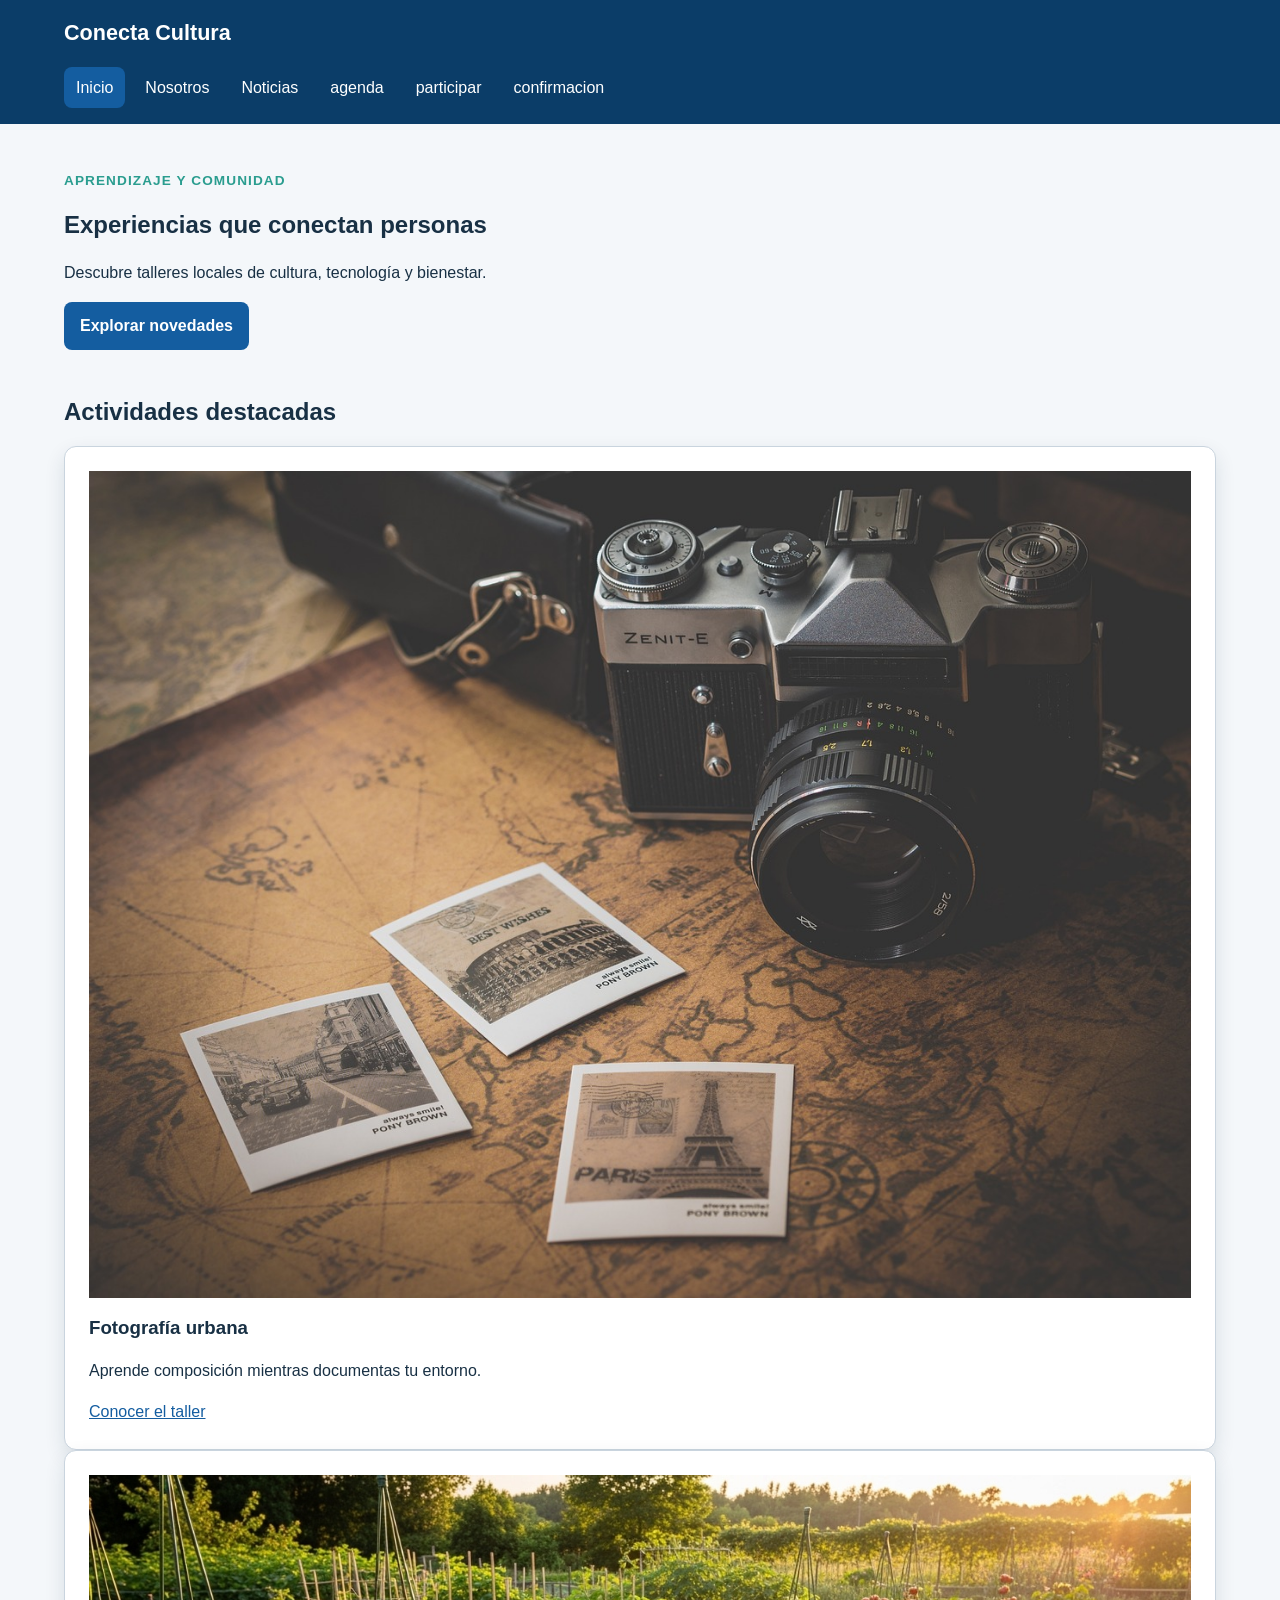
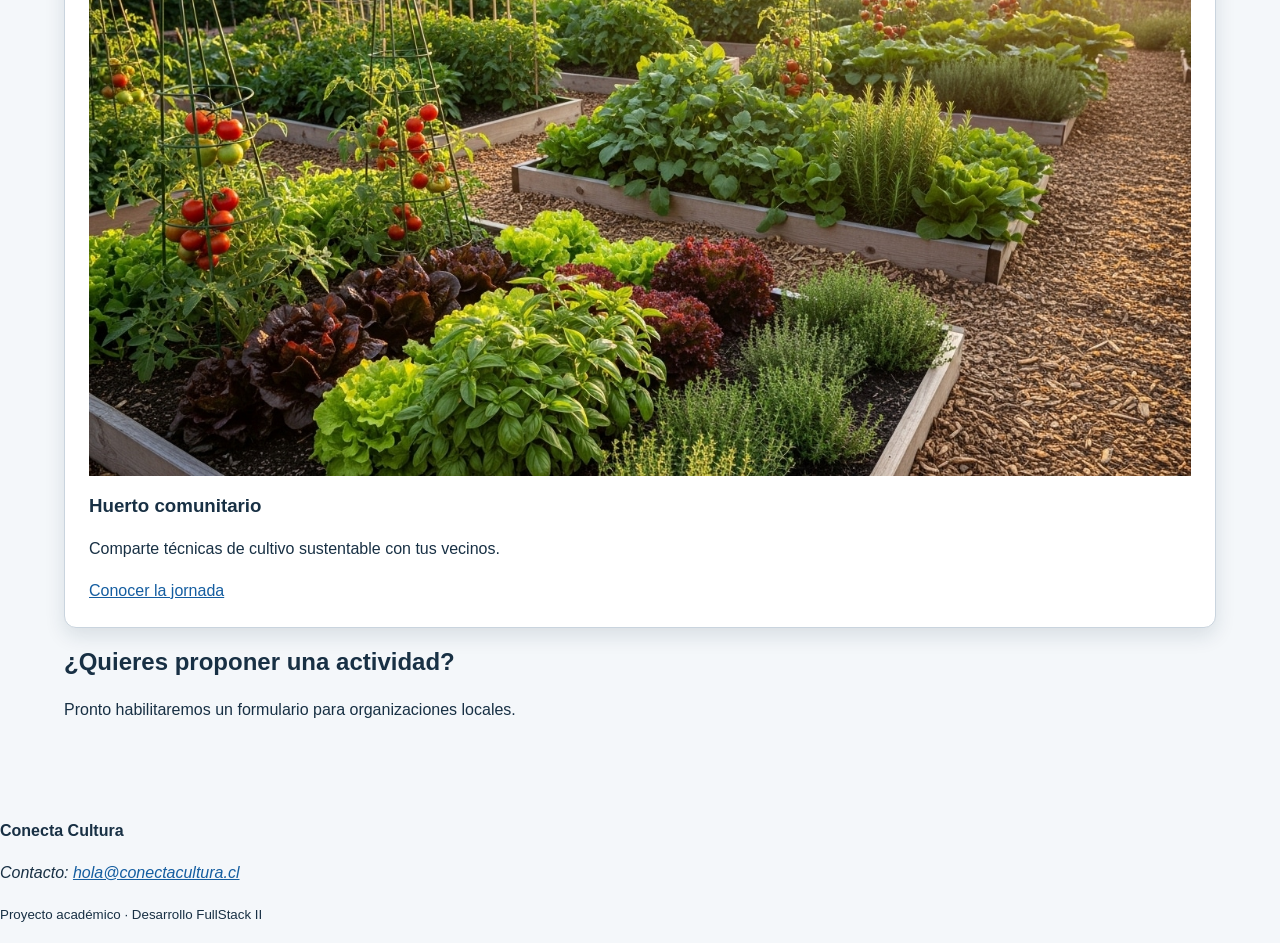
<file: index.html>
<!DOCTYPE html>
<html lang="es">
<head>
  <meta charset="UTF-8">
  <meta name="viewport" content="width=device-width, initial-scale=1.0">
  <meta name="description" content="Talleres y actividades de Conecta Cultura">
  <title>Inicio | Conecta Cultura</title>
  <link rel="stylesheet" href="assets/css/estilos.css">
</head>
<body>
  <a class="salto-contenido" href="#contenido-principal">Ir al contenido</a>
  <header class="cabecera-sitio">
    <a class="marca" href="index.html">Conecta Cultura</a>
    <nav aria-label="Navegación principal">
      <ul class="menu">
        <li><a href="index.html" aria-current="page">Inicio</a></li>
        <li><a href="nosotros.html">Nosotros</a></li>
        <li><a href="noticias.html">Noticias</a></li>
        <li><a href="agenda.html" >agenda</a></li>
        <li><a href="participar.html">participar</a></li>
        <li><a href="confirmacion.html">confirmacion</a></li>
      </ul>
    </nav>
  </header>

  <main id="contenido-principal">
    <section class="presentacion">
      <p class="etiqueta">Aprendizaje y comunidad</p>
      <h1>Experiencias que conectan personas</h1>
      <p>Descubre talleres locales de cultura, tecnología y bienestar.</p>
      <a class="boton" href="noticias.html">Explorar novedades</a>
    </section>

    <section aria-labelledby="titulo-actividades">
      <h2 id="titulo-actividades">Actividades destacadas</h2>
      <div class="grilla-tarjetas">
        <article class="tarjeta">
          <img src="assets/img/fotografia.jpg"
               alt="Participantes fotografiando edificios del barrio">
          <h3>Fotografía urbana</h3>
          <p>Aprende composición mientras documentas tu entorno.</p>
          <a href="noticia-detalle-1.html">Conocer el taller</a>
        </article>
        <article class="tarjeta">
          <img src="assets/img/huerto.jpg"
               alt="Manos plantando una hierba en un huerto comunitario">
          <h3>Huerto comunitario</h3>
          <p>Comparte técnicas de cultivo sustentable con tus vecinos.</p>
          <a href="noticia-detalle-2.html">Conocer la jornada</a>
        </article>
      </div>
    </section>

    <aside class="aviso" aria-labelledby="titulo-aviso">
      <h2 id="titulo-aviso">¿Quieres proponer una actividad?</h2>
      <p>Pronto habilitaremos un formulario para organizaciones locales.</p>
    </aside>
  </main>

  <footer class="pie-sitio">
    <p><strong>Conecta Cultura</strong></p>
    <address>Contacto: <a href="mailto:hola@conectacultura.cl">hola@conectacultura.cl</a></address>
    <p><small>Proyecto académico · Desarrollo FullStack II</small></p>
  </footer>
  <script src="assets/js/app.js"></script>
</body>
</html>
</file>
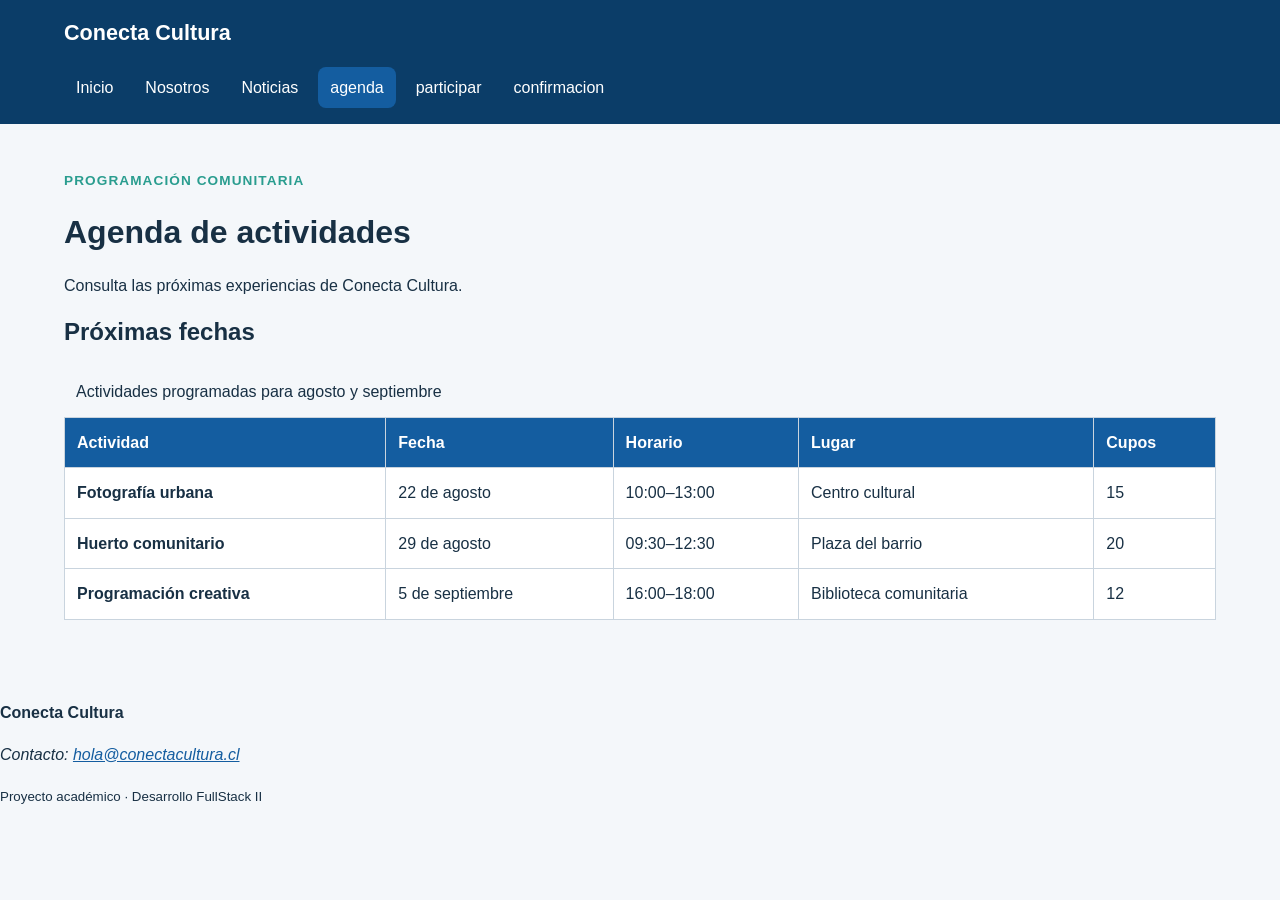
<file: agenda.html>
<!DOCTYPE html>
<html lang="es">
<head>
  <meta charset="UTF-8">
  <meta name="viewport" content="width=device-width, initial-scale=1.0">
  <meta name="description" content="Agenda">
  <title>Agenda | Conecta Cultura</title>
  <link rel="stylesheet" href="assets/css/estilos.css">
</head>
<body>
  <a class="salto-contenido" href="#contenido-principal">Ir al contenido</a>
  <header class="cabecera-sitio">
    <a class="marca" href="index.html">Conecta Cultura</a>
    <nav aria-label="Navegación principal">
      <ul class="menu">
        <li><a href="index.html">Inicio</a></li>
        <li><a href="nosotros.html">Nosotros</a></li>
        <li><a href="noticias.html">Noticias</a></li>
        <li><a href="agenda.html" aria-current="page">agenda</a></li>
        <li><a href="participar.html">participar</a></li>
        <li><a href="confirmacion.html">confirmacion</a></li>
      </ul>
    </nav>
  </header>

    <main id="contenido-principal">
  <header class="encabezado-pagina">
    <p class="etiqueta">Programación comunitaria</p>
    <h1>Agenda de actividades</h1>
    <p>Consulta las próximas experiencias de Conecta Cultura.</p>
  </header>

  <section aria-labelledby="titulo-agenda">
    <h2 id="titulo-agenda">Próximas fechas</h2>
    <div class="tabla-contenedor" tabindex="0"
         aria-label="Agenda desplazable horizontalmente">
      <table>
        <caption>Actividades programadas para agosto y septiembre</caption>
        <thead>
          <tr>
            <th scope="col">Actividad</th>
            <th scope="col">Fecha</th>
            <th scope="col">Horario</th>
            <th scope="col">Lugar</th>
            <th scope="col">Cupos</th>
          </tr>
        </thead>
        <tbody>
          <tr>
            <th scope="row">Fotografía urbana</th>
            <td><time datetime="2026-08-22">22 de agosto</time></td>
            <td><time datetime="10:00">10:00</time>–13:00</td>
            <td>Centro cultural</td>
            <td>15</td>
          </tr>
          <tr>
            <th scope="row">Huerto comunitario</th>
            <td><time datetime="2026-08-29">29 de agosto</time></td>
            <td><time datetime="09:30">09:30</time>–12:30</td>
            <td>Plaza del barrio</td>
            <td>20</td>
          </tr>
          <tr>
            <th scope="row">Programación creativa</th>
            <td><time datetime="2026-09-05">5 de septiembre</time></td>
            <td><time datetime="16:00">16:00</time>–18:00</td>
            <td>Biblioteca comunitaria</td>
            <td>12</td>
          </tr>
        </tbody>
      </table>
    </div>
  </section>
</main>

  <footer class="pie-sitio">
    <p><strong>Conecta Cultura</strong></p>
    <address>Contacto: <a href="mailto:hola@conectacultura.cl">hola@conectacultura.cl</a></address>
    <p><small>Proyecto académico · Desarrollo FullStack II</small></p>
  </footer>
  <script src="assets/js/app.js"></script>
</body>
</html>
</file>
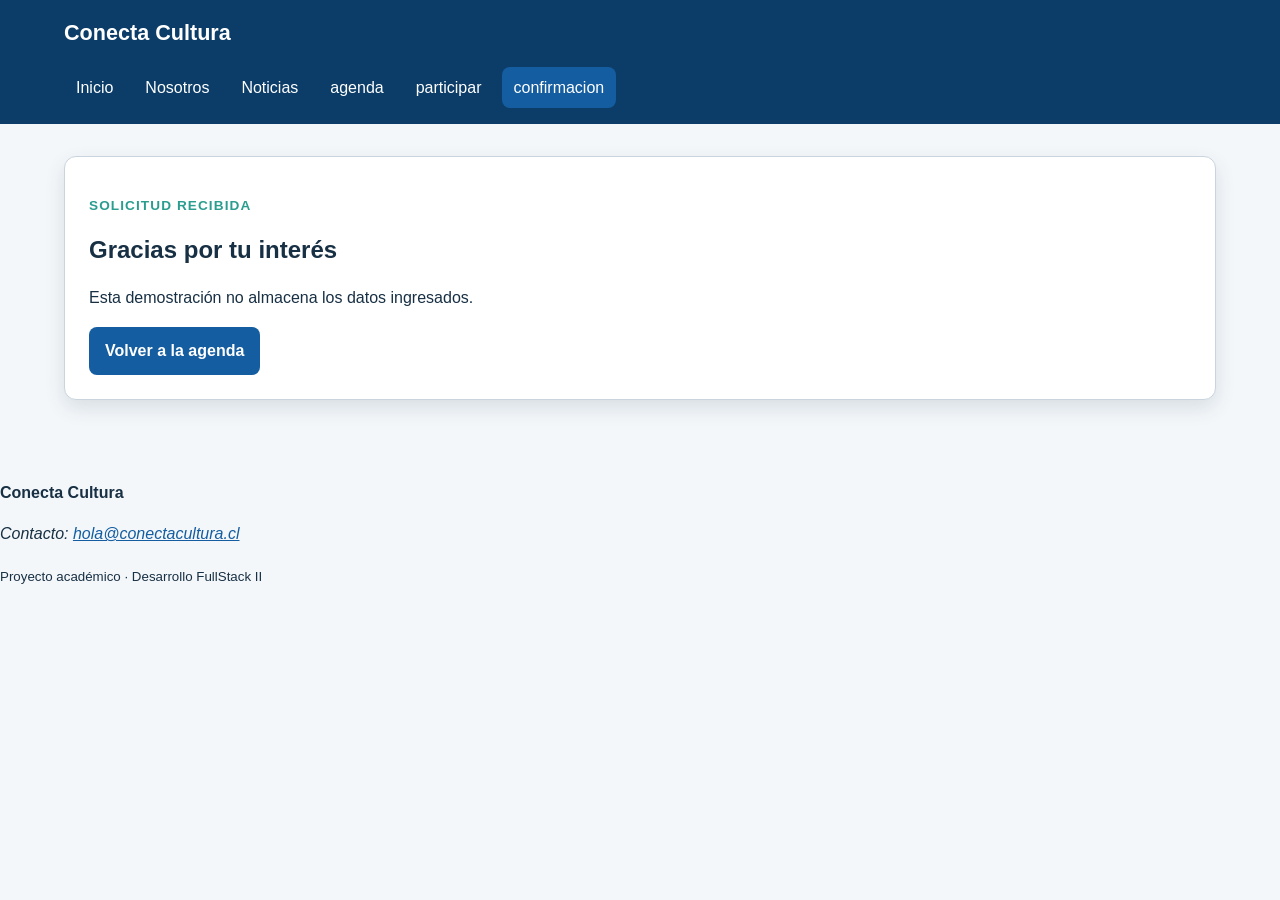
<file: confirmacion.html>
<!DOCTYPE html>
<html lang="es">
<head>
  <meta charset="UTF-8">
  <meta name="viewport" content="width=device-width, initial-scale=1.0">
  <meta name="description" content="Agenda">
  <title>Confirmacion | Conecta Cultura</title>
  <link rel="stylesheet" href="assets/css/estilos.css">
</head>
<body>
  <a class="salto-contenido" href="#contenido-principal">Ir al contenido</a>
  <header class="cabecera-sitio">
    <a class="marca" href="index.html">Conecta Cultura</a>
    <nav aria-label="Navegación principal">
      <ul class="menu">
        <li><a href="index.html">Inicio</a></li>
        <li><a href="nosotros.html">Nosotros</a></li>
        <li><a href="noticias.html">Noticias</a></li>
        <li><a href="agenda.html" >agenda</a></li>
        <li><a href="participar.html">participar</a></li>
        <li><a href="confirmacion.html" aria-current="page">confirmacion</a></li>
      </ul>
    </nav>
  </header>

    <main id="contenido-principal">
  <section class="mensaje-confirmacion">
    <p class="etiqueta">Solicitud recibida</p>
    <h1>Gracias por tu interés</h1>
    <p>Esta demostración no almacena los datos ingresados.</p>
    <a class="boton" href="agenda.html">Volver a la agenda</a>
  </section>
</main>


  <footer class="pie-sitio">
    <p><strong>Conecta Cultura</strong></p>
    <address>Contacto: <a href="mailto:hola@conectacultura.cl">hola@conectacultura.cl</a></address>
    <p><small>Proyecto académico · Desarrollo FullStack II</small></p>
  </footer>
  <script src="assets/js/app.js"></script>
</body>
</html>
</file>
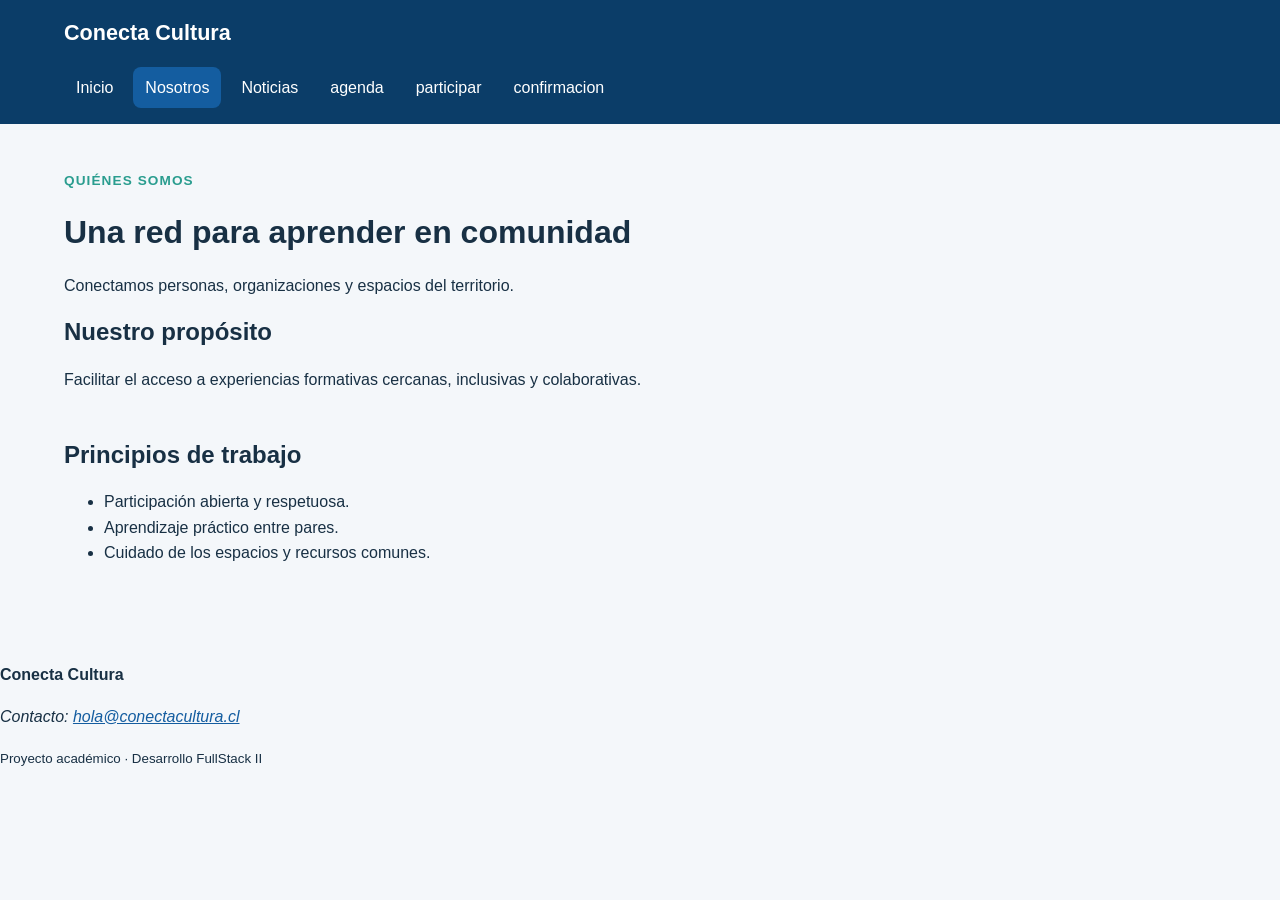
<file: nosotros.html>
<!DOCTYPE html>
<html lang="es">
<head>
  <meta charset="UTF-8">
  <meta name="viewport" content="width=device-width, initial-scale=1.0">
  <meta name="description" content="Nosotros">
  <title>Nosotros | Conecta Cultura</title>
  <link rel="stylesheet" href="assets/css/estilos.css">
</head>
<body>
  <a class="salto-contenido" href="#contenido-principal">Ir al contenido</a>
  <header class="cabecera-sitio">
    <a class="marca" href="index.html">Conecta Cultura</a>
    <nav aria-label="Navegación principal">
      <ul class="menu">
        <li><a href="index.html">Inicio</a></li>
        <li><a href="nosotros.html" aria-current="page">Nosotros</a></li>
        <li><a href="noticias.html">Noticias</a></li>
        <li><a href="agenda.html" >agenda</a></li>
        <li><a href="participar.html">participar</a></li>
        <li><a href="confirmacion.html">confirmacion</a></li>
      </ul>
    </nav>
  </header>

  <main id="contenido-principal">
  <header class="encabezado-pagina">
    <p class="etiqueta">Quiénes somos</p>
    <h1>Una red para aprender en comunidad</h1>
    <p>Conectamos personas, organizaciones y espacios del territorio.</p>
  </header>

  <section aria-labelledby="titulo-proposito">
    <h2 id="titulo-proposito">Nuestro propósito</h2>
    <p>Facilitar el acceso a experiencias formativas cercanas,
       inclusivas y colaborativas.</p>
  </section>

  <section aria-labelledby="titulo-principios">
    <h2 id="titulo-principios">Principios de trabajo</h2>
    <ul>
      <li>Participación abierta y respetuosa.</li>
      <li>Aprendizaje práctico entre pares.</li>
      <li>Cuidado de los espacios y recursos comunes.</li>
    </ul>
  </section>
  </main>


  <footer class="pie-sitio">
    <p><strong>Conecta Cultura</strong></p>
    <address>Contacto: <a href="mailto:hola@conectacultura.cl">hola@conectacultura.cl</a></address>
    <p><small>Proyecto académico · Desarrollo FullStack II</small></p>
  </footer>
  <script src="assets/js/app.js"></script>
</body>
</html>
</file>
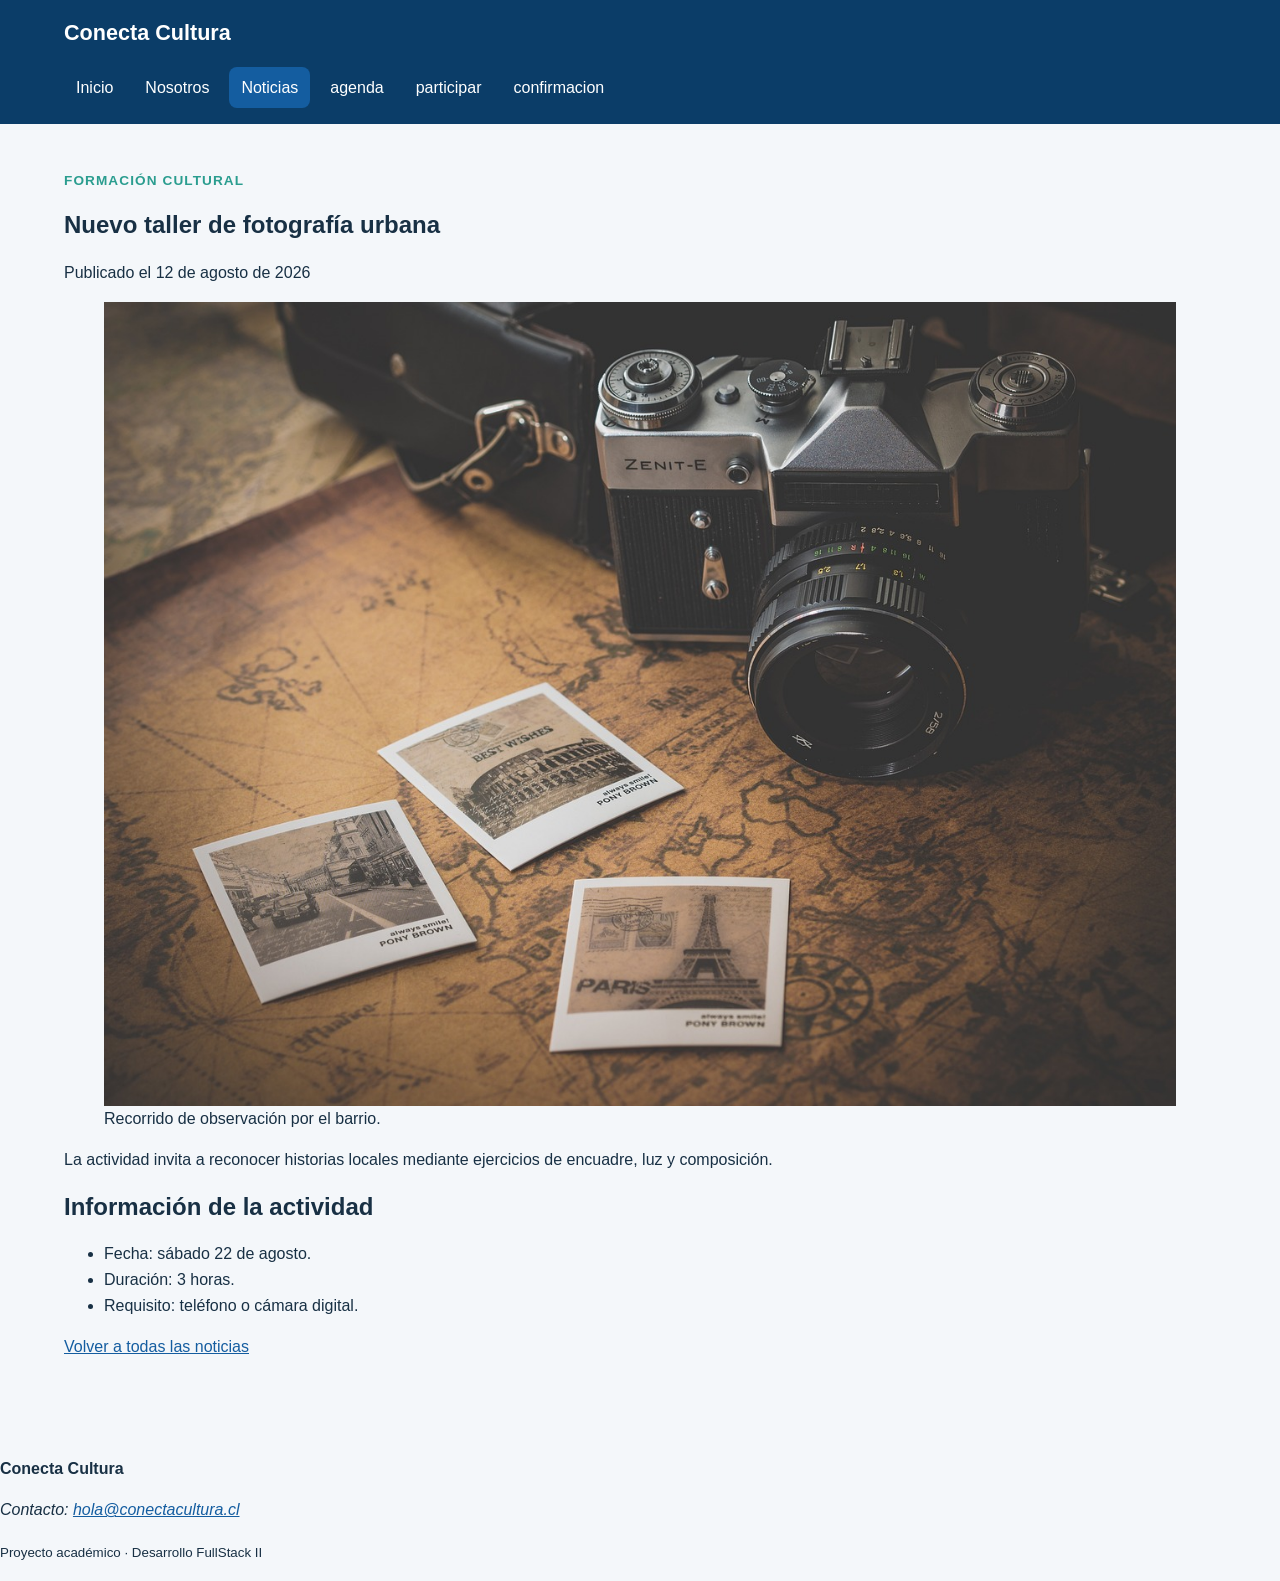
<file: noticia-detalle-1.html>
<!DOCTYPE html>
<html lang="es">
<head>
  <meta charset="UTF-8">
  <meta name="viewport" content="width=device-width, initial-scale=1.0">
  <meta name="description" content="Noticia">
  <title>Detalle | Conecta Cultura</title>
  <link rel="stylesheet" href="assets/css/estilos.css">
</head>
<body>
  <a class="salto-contenido" href="#contenido-principal">Ir al contenido</a>
  <header class="cabecera-sitio">
    <a class="marca" href="index.html">Conecta Cultura</a>
    <nav aria-label="Navegación principal">
      <ul class="menu">
        <li><a href="index.html" >Inicio</a></li>
        <li><a href="nosotros.html">Nosotros</a></li>
        <li><a href="noticias.html"aria-current="page">Noticias</a></li>
        <li><a href="agenda.html" >agenda</a></li>
        <li><a href="participar.html">participar</a></li>
        <li><a href="confirmacion.html">confirmacion</a></li>
      </ul>
    </nav>
  </header>

  <main id="contenido-principal">
    <article class="noticia-completa">
    <header>
        <p class="etiqueta">Formación cultural</p>
        <h1>Nuevo taller de fotografía urbana</h1>
        <p>Publicado el <time datetime="2026-08-12">12 de agosto de 2026</time></p>
      </header>

      <figure>
        <img src="assets/img/fotografia.jpg"
           alt="Grupo observando edificios durante una salida fotográfica">
        <figcaption>Recorrido de observación por el barrio.</figcaption>
      </figure>

      <p>La actividad invita a reconocer historias locales mediante
        ejercicios de encuadre, luz y composición.</p>
      <h2>Información de la actividad</h2>
      <ul>
        <li>Fecha: sábado 22 de agosto.</li>
        <li>Duración: 3 horas.</li>
        <li>Requisito: teléfono o cámara digital.</li>
      </ul>
      <p><a href="noticias.html">Volver a todas las noticias</a></p>
    </article>
   </main>


  <footer class="pie-sitio">
    <p><strong>Conecta Cultura</strong></p>
    <address>Contacto: <a href="mailto:hola@conectacultura.cl">hola@conectacultura.cl</a></address>
    <p><small>Proyecto académico · Desarrollo FullStack II</small></p>
  </footer>
  <script src="assets/js/app.js"></script>
</body>
</html>
</file>
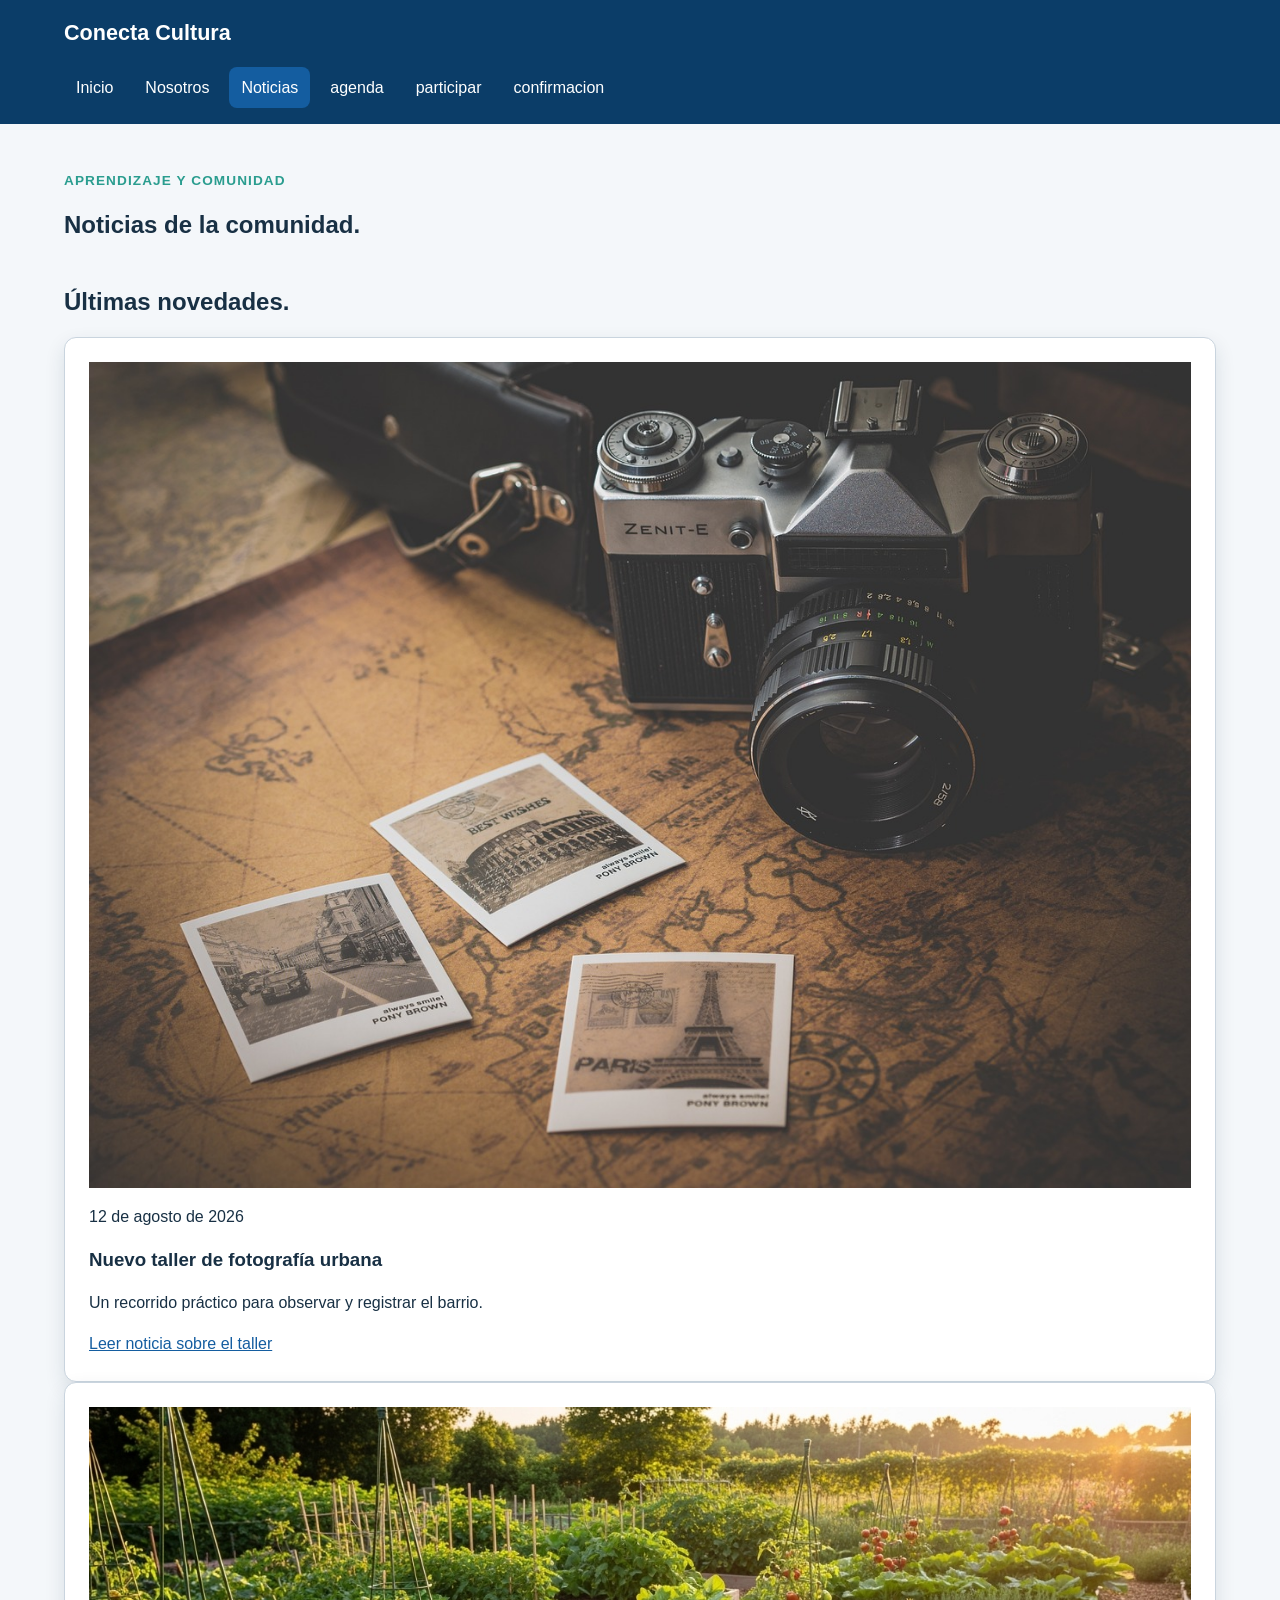
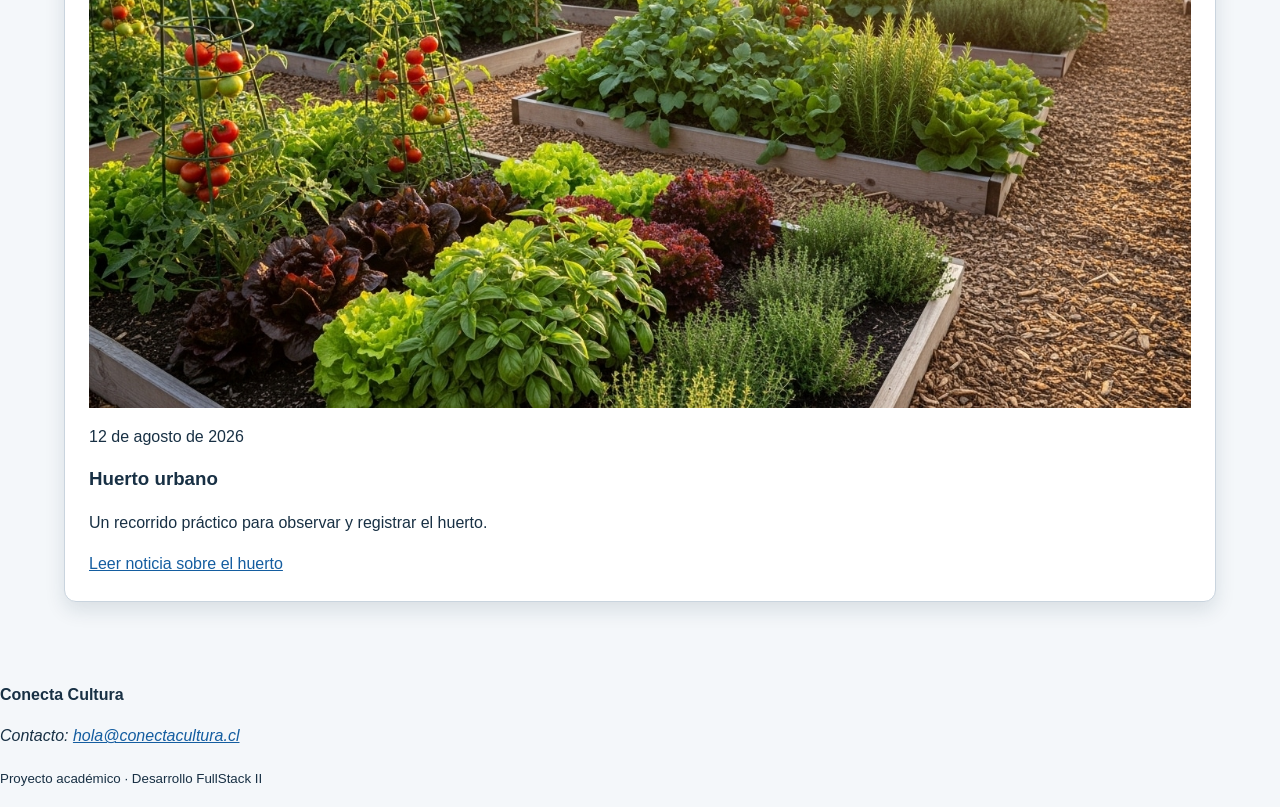
<file: noticias.html>
<!DOCTYPE html>
<html lang="es">
<head>
  <meta charset="UTF-8">
  <meta name="viewport" content="width=device-width, initial-scale=1.0">
  <meta name="description" content="Noticias">
  <title>Noticias | Conecta Cultura</title>
  <link rel="stylesheet" href="assets/css/estilos.css">
</head>
<body>
  <a class="salto-contenido" href="#contenido-principal">Ir al contenido</a>
  <header class="cabecera-sitio">
    <a class="marca" href="index.html">Conecta Cultura</a>
    <nav aria-label="Navegación principal">
      <ul class="menu">
        <li><a href="index.html" >Inicio</a></li>
        <li><a href="nosotros.html">Nosotros</a></li>
        <li><a href="noticias.html" aria-current="page" >Noticias</a></li>
        <li><a href="agenda.html" >agenda</a></li>
        <li><a href="participar.html">participar</a></li>
        <li><a href="confirmacion.html">confirmacion</a></li>
      </ul>
    </nav>
  </header>

  <main id="contenido-principal">
    <section class="presentacion">
      <p class="etiqueta">Aprendizaje y comunidad</p>
      <h1>Noticias de la comunidad.</h1>
    </section>

    <section aria-labelledby="titulo-actividades">
      <h2 id="titulo-actividades">Últimas novedades.</h2>
      <div class="grilla-tarjetas">
        <article class="tarjeta">
            <img src="assets/img/fotografia.jpg"
                alt="Participantes de un taller de fotografía urbana">
            <p><time datetime="2026-08-12">12 de agosto de 2026</time></p>
            <h3>Nuevo taller de fotografía urbana</h3>
            <p>Un recorrido práctico para observar y registrar el barrio.</p>
            <a href="noticia-detalle-1.html">Leer noticia sobre el taller</a>
        </article>

        <article class="tarjeta">
            <img src="assets/img/huerto.jpg"
                alt="Participantes de un taller de fotografía urbana">
            <p><time datetime="2026-08-12">12 de agosto de 2026</time></p>
            <h3>Huerto urbano</h3>
            <p>Un recorrido práctico para observar y registrar el huerto.</p>
            <a href="noticia-detalle-1.html">Leer noticia sobre el huerto</a>
        </article>

      </div>
    </section>


  </main>

  <footer class="pie-sitio">
    <p><strong>Conecta Cultura</strong></p>
    <address>Contacto: <a href="mailto:hola@conectacultura.cl">hola@conectacultura.cl</a></address>
    <p><small>Proyecto académico · Desarrollo FullStack II</small></p>
  </footer>
  <script src="assets/js/app.js"></script>
</body>
</html>
</file>
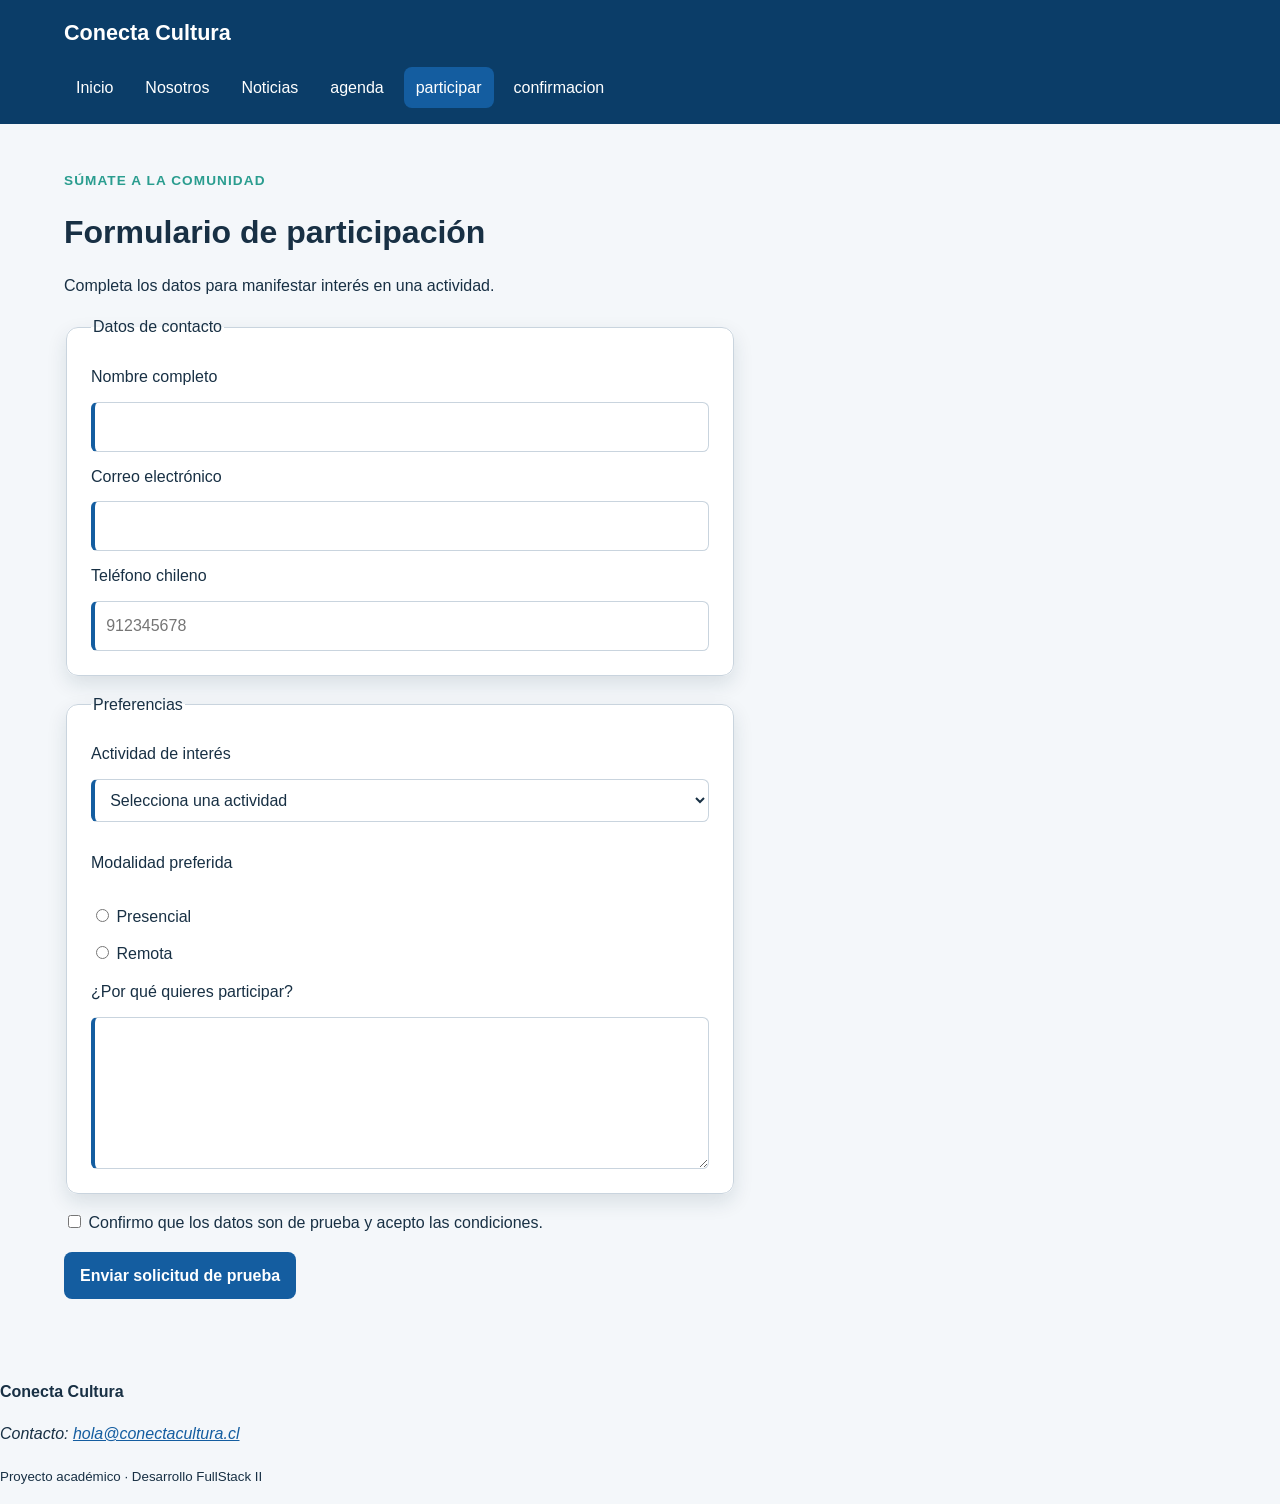
<file: participar.html>
<!DOCTYPE html>
<html lang="es">
<head>
  <meta charset="UTF-8">
  <meta name="viewport" content="width=device-width, initial-scale=1.0">
  <meta name="description" content="Noticias">
  <title>Participar | Conecta Cultura</title>
  <link rel="stylesheet" href="assets/css/estilos.css">
</head>
<body>
  <a class="salto-contenido" href="#contenido-principal">Ir al contenido</a>
  <header class="cabecera-sitio">
    <a class="marca" href="index.html">Conecta Cultura</a>
    <nav aria-label="Navegación principal">
      <ul class="menu">
        <li><a href="index.html" >Inicio</a></li>
        <li><a href="nosotros.html">Nosotros</a></li>
        <li><a href="noticias.html">Noticias</a></li>
        <li><a href="agenda.html" >agenda</a></li>
        <li><a href="participar.html" aria-current="page" >participar</a></li>
        <li><a href="confirmacion.html">confirmacion</a></li>
      </ul>
    </nav>
  </header>

  <main id="contenido-principal">
  <header class="encabezado-pagina">
    <p class="etiqueta">Súmate a la comunidad</p>
    <h1>Formulario de participación</h1>
    <p>Completa los datos para manifestar interés en una actividad.</p>
  </header>

  <form class="formulario" action="confirmacion.html" method="get">
    <fieldset>
      <legend>Datos de contacto</legend>

      <label for="nombre">Nombre completo</label>
      <input id="nombre" name="nombre" type="text"
             autocomplete="name" minlength="3" maxlength="80" required>

      <label for="correo">Correo electrónico</label>
      <input id="correo" name="correo" type="email"
             autocomplete="email" required>

      <label for="telefono">Teléfono chileno</label>
      <input id="telefono" name="telefono" type="tel"
             autocomplete="tel" placeholder="912345678"
             pattern="[0-9]{9}" title="Ingresa 9 dígitos" required>
    </fieldset>

    <fieldset>
      <legend>Preferencias</legend>

      <label for="actividad">Actividad de interés</label>
      <select id="actividad" name="actividad" required>
        <option value="">Selecciona una actividad</option>
        <option value="fotografia">Fotografía urbana</option>
        <option value="huerto">Huerto comunitario</option>
        <option value="programacion">Programación creativa</option>
      </select>

      <p>Modalidad preferida</p>
      <label><input type="radio" name="modalidad"
                    value="presencial" required> Presencial</label>
      <label><input type="radio" name="modalidad"
                    value="remota"> Remota</label>

      <label for="motivacion">¿Por qué quieres participar?</label>
      <textarea id="motivacion" name="motivacion"
                rows="5" minlength="20" maxlength="500" required></textarea>
    </fieldset>

    <label>
      <input type="checkbox" name="acepta_condiciones" required>
      Confirmo que los datos son de prueba y acepto las condiciones.
    </label>

    <button type="submit">Enviar solicitud de prueba</button>
  </form>
</main


  <footer class="pie-sitio">
    <p><strong>Conecta Cultura</strong></p>
    <address>Contacto: <a href="mailto:hola@conectacultura.cl">hola@conectacultura.cl</a></address>
    <p><small>Proyecto académico · Desarrollo FullStack II</small></p>
  </footer>
  <script src="assets/js/app.js"></script>
</body>
</html>
</file>
<file: assets/css/estilos.css>
/* 1. Variables */
:root {
--color-primario: #145da0;
--color-primario-oscuro: #0b3d68;
--color-secundario: #2a9d8f;
--color-acento: #f4a261;
--color-texto: #183044;
--color-texto-suave: #526575;
--color-fondo: #f4f7fa;
--color-superficie: #ffffff;
--color-borde: #c9d4de;
--fuente-base: Arial, Helvetica, sans-serif;
--radio: 0.75rem;
--sombra: 0 0.5rem 1.25rem rgb(20 48 68 / 12%);
--ancho-contenido: 72rem;
}

*,
*::before,
*::after {
box-sizing: border-box;
}

/* 2. Base y tipografía */
html {
scroll-behavior: smooth;
}
body {
margin: 0;
color: var(--color-texto);
background: var(--color-fondo);
font-family: var(--fuente-base);
font-size: 1rem;
line-height: 1.6;
}
img,
video {
display: block;
max-width: 100%;
height: auto;
}
a {
color: var(--color-primario);
}
h1,
h2,
h3 {
line-height: 1.2;
text-wrap: balance;
}
main {
width: min(100% - 2rem, var(--ancho-contenido));
margin-inline: auto;
}
main {
padding-block: 2rem 4rem;
}
section + section {
margin-top: 3rem;
}
/* 3. Estructura */
.cabecera-sitio {
padding: 1rem max(1rem, calc((100% - var(--ancho-contenido)) / 2));
color: #ffffff;
background: var(--color-primario-oscuro);
}
.marca {
color: #ffffff;
font-size: 1.35rem;
font-weight: 700;
text-decoration: none;
}
.menu {
display: flex;
flex-wrap: wrap;
gap: 0.5rem;
margin: 1rem 0 0;
padding: 0;
list-style: none;
}
.menu a {
display: inline-block;
padding: 0.5rem 0.75rem;
color: #ffffff;
border-radius: 0.5rem;
text-decoration: none;
}
.menu a:hover,
.menu a[aria-current="page"] {
background: var(--color-primario);
}
/* 4. Navegación */
.etiqueta {
margin-bottom: 0.25rem;
color: var(--color-secundario);
font-size: 0.85rem;
font-weight: 700;
letter-spacing: 0.08em;
text-transform: uppercase;
}
.tarjeta,
.mensaje-confirmacion,
.formulario fieldset {
padding: 1.5rem;
background: var(--color-superficie);
border: 1px solid var(--color-borde);
border-radius: var(--radio);
box-shadow: var(--sombra);
}
.boton,
button {
display: inline-block;
width: fit-content;
padding: 0.7rem 1rem;
color: #ffffff;
background: var(--color-primario);
border: 0;
border-radius: 0.5rem;
font: inherit;
font-weight: 700;
text-decoration: none;
cursor: pointer;
}
.boton:hover,
button:hover {
background: var(--color-primario-oscuro);
}
/* 5. Componentes */
.tabla-contenedor {
max-width: 100%;
overflow-x: auto;
}
table {
width: 100%;
border-collapse: collapse;
background: var(--color-superficie);
}
caption,
th,
td {
padding: 0.75rem;
text-align: left;
}
th,
td {
border: 1px solid var(--color-borde);
}
thead {
color: #ffffff;
background: var(--color-primario);
}
.formulario {
display: grid;
gap: 1rem;
max-width: 42rem;
}
.formulario fieldset {
display: grid;
gap: 0.75rem;
}
.formulario input,
.formulario select,
.formulario textarea {
width: 100%;
padding: 0.7rem;
color: inherit;
background: #ffffff;
border: 1px solid var(--color-borde);
border-radius: 0.4rem;
font: inherit;
}
.formulario input[type="radio"],
.formulario input[type="checkbox"] {
width: auto;
}
/* 6. Tablas y formularios */

/* 7. Multimedia y utilidades */
:focus-visible {
outline: 3px solid var(--color-acento);
outline-offset: 3px;
}
input:required,
select:required,
textarea:required {
border-left: 0.3rem solid var(--color-primario);
}
input:focus,
select:focus,
textarea:focus {
border-color: var(--color-primario);
}
.salto-contenido {
position: absolute;
padding: 0.6rem 1rem;
color: #ffffff;
background: var(--color-primario-oscuro);
transform: translateY(-150%);
}
.salto-contenido:focus {
transform: translateY(0);
}
</file>
